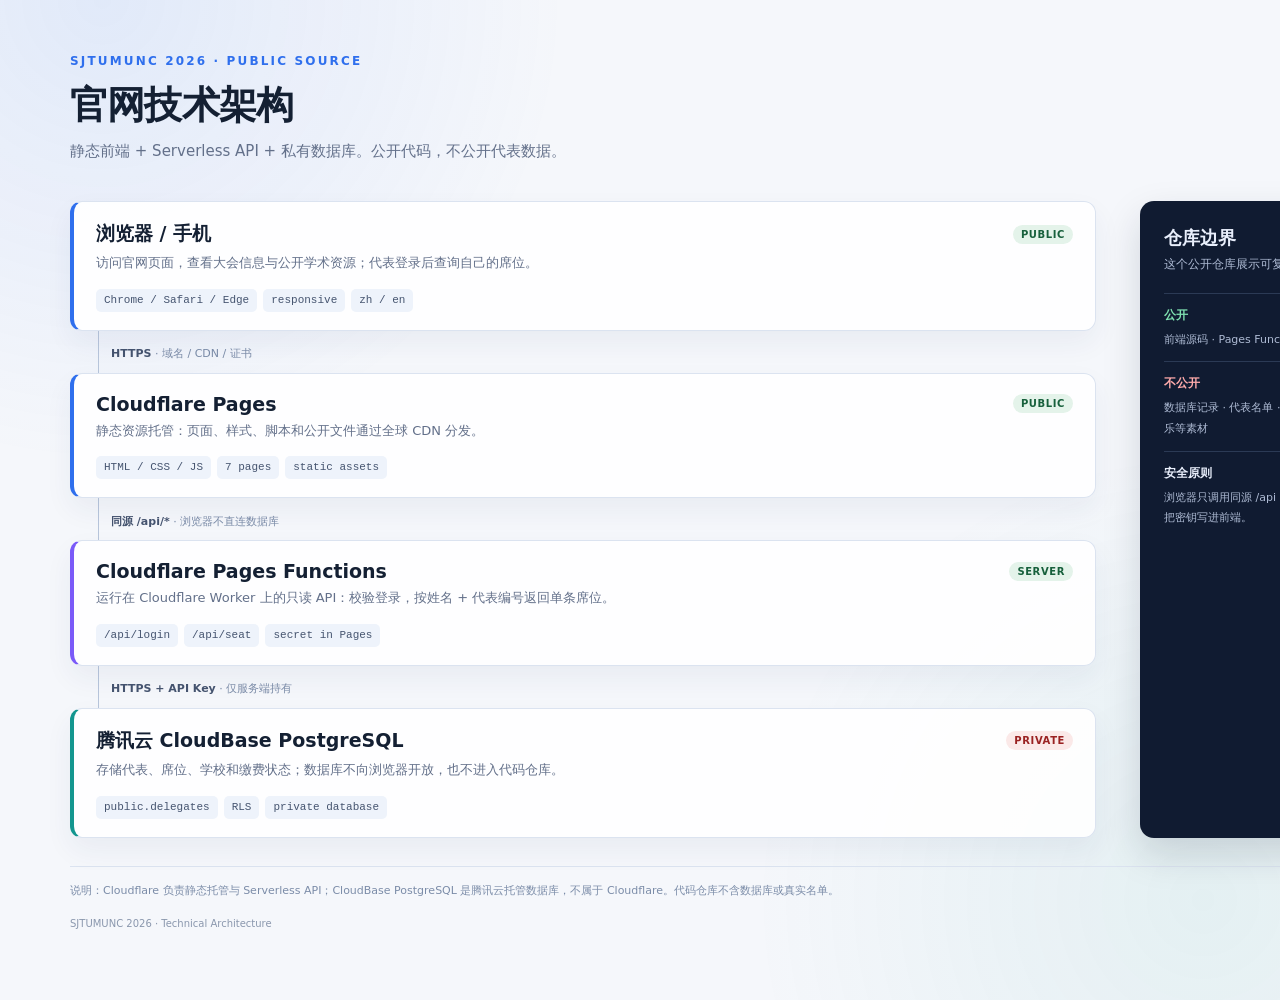
<file: docs/architecture.html>
<!doctype html>
<html lang="zh-CN">
<head>
<meta charset="utf-8">
<style>
  * { box-sizing: border-box; }
  html, body { margin: 0; padding: 0; }
  body {
    width: 1600px;
    min-height: 1000px;
    color: #142033;
    background:
      radial-gradient(circle at 8% 0%, rgba(47, 111, 237, .10), transparent 30%),
      radial-gradient(circle at 94% 90%, rgba(19, 150, 143, .08), transparent 30%),
      #f5f7fb;
    font-family: "Microsoft YaHei", "Segoe UI", system-ui, sans-serif;
  }
  .sheet { padding: 54px 70px 34px; }
  .eyebrow {
    margin: 0 0 12px;
    color: #2f6fed;
    font-size: 12px;
    font-weight: 700;
    letter-spacing: .18em;
  }
  h1 {
    margin: 0 0 8px;
    font-size: 38px;
    font-weight: 650;
    letter-spacing: -.02em;
  }
  .subtitle { margin: 0; color: #63708a; font-size: 15px; line-height: 1.6; }
  .layout {
    display: grid;
    grid-template-columns: minmax(0, 1fr) 390px;
    gap: 44px;
    margin-top: 38px;
  }
  .flow { display: flex; flex-direction: column; min-width: 0; }
  .card {
    position: relative;
    padding: 19px 22px 18px;
    border: 1px solid #dbe3f0;
    border-left: 4px solid var(--accent);
    border-radius: 12px;
    background: rgba(255,255,255,.93);
    box-shadow: 0 12px 28px rgba(35, 58, 95, .06);
  }
  .card-top { display: flex; align-items: center; justify-content: space-between; gap: 16px; }
  .card h2 { margin: 0; font-size: 19px; font-weight: 650; }
  .card p { margin: 6px 0 12px; color: #63708a; font-size: 13px; line-height: 1.6; }
  .tag {
    display: inline-block;
    margin: 3px 6px 0 0;
    padding: 4px 8px;
    border-radius: 5px;
    color: #45546f;
    background: #eef3fb;
    font-family: Consolas, "SFMono-Regular", monospace;
    font-size: 11px;
    line-height: 1.35;
  }
  .badge {
    flex: 0 0 auto;
    padding: 4px 8px;
    border-radius: 999px;
    color: #17603c;
    background: #e4f3ea;
    font-size: 10px;
    font-weight: 700;
    letter-spacing: .06em;
  }
  .badge.private { color: #9a2222; background: #fbe9e8; }
  .arrow {
    display: flex;
    align-items: center;
    gap: 12px;
    height: 42px;
    margin-left: 28px;
    color: #7b8ca8;
    font-size: 11px;
  }
  .arrow::before {
    width: 1px;
    height: 42px;
    background: #b7c5db;
    content: "";
  }
  .arrow span { margin-top: 4px; }
  .arrow b { color: #45546f; font-weight: 600; }
  .client { --accent: #2f6fed; }
  .pages { --accent: #2f6fed; }
  .functions { --accent: #7a5af8; }
  .database { --accent: #13968f; }
  .boundary {
    padding: 25px 24px;
    border-radius: 14px;
    color: #e8eefb;
    background: #101b31;
    box-shadow: 0 16px 38px rgba(16, 27, 49, .15);
  }
  .boundary h2 { margin: 0 0 5px; font-size: 18px; font-weight: 650; }
  .boundary > p { margin: 0 0 18px; color: #aebbd4; font-size: 12px; line-height: 1.65; }
  .boundary-item { padding: 13px 0; border-top: 1px solid #2b3a55; }
  .boundary-item strong { display: block; margin-bottom: 4px; font-size: 12px; }
  .boundary-item span { color: #aebbd4; font-size: 11px; line-height: 1.6; }
  .boundary-item.public strong { color: #7fe0b0; }
  .boundary-item.private strong { color: #ffabab; }
  .note {
    margin-top: 28px;
    padding-top: 15px;
    border-top: 1px solid #dbe3f0;
    color: #7b8ca8;
    font-size: 11px;
    line-height: 1.7;
  }
  .footer { display: flex; justify-content: space-between; gap: 20px; margin-top: 18px; color: #8a97ad; font-size: 10px; }
</style>
</head>
<body>
  <main class="sheet">
    <p class="eyebrow">SJTUMUNC 2026 · PUBLIC SOURCE</p>
    <h1>官网技术架构</h1>
    <p class="subtitle">静态前端 + Serverless API + 私有数据库。公开代码，不公开代表数据。</p>

    <div class="layout">
      <section class="flow">
        <article class="card client">
          <div class="card-top"><h2>浏览器 / 手机</h2><span class="badge">PUBLIC</span></div>
          <p>访问官网页面，查看大会信息与公开学术资源；代表登录后查询自己的席位。</p>
          <span class="tag">Chrome / Safari / Edge</span><span class="tag">responsive</span><span class="tag">zh / en</span>
        </article>
        <div class="arrow"><span><b>HTTPS</b> · 域名 / CDN / 证书</span></div>
        <article class="card pages">
          <div class="card-top"><h2>Cloudflare Pages</h2><span class="badge">PUBLIC</span></div>
          <p>静态资源托管：页面、样式、脚本和公开文件通过全球 CDN 分发。</p>
          <span class="tag">HTML / CSS / JS</span><span class="tag">7 pages</span><span class="tag">static assets</span>
        </article>
        <div class="arrow"><span><b>同源 /api/*</b> · 浏览器不直连数据库</span></div>
        <article class="card functions">
          <div class="card-top"><h2>Cloudflare Pages Functions</h2><span class="badge">SERVER</span></div>
          <p>运行在 Cloudflare Worker 上的只读 API：校验登录，按姓名 + 代表编号返回单条席位。</p>
          <span class="tag">/api/login</span><span class="tag">/api/seat</span><span class="tag">secret in Pages</span>
        </article>
        <div class="arrow"><span><b>HTTPS + API Key</b> · 仅服务端持有</span></div>
        <article class="card database">
          <div class="card-top"><h2>腾讯云 CloudBase PostgreSQL</h2><span class="badge private">PRIVATE</span></div>
          <p>存储代表、席位、学校和缴费状态；数据库不向浏览器开放，也不进入代码仓库。</p>
          <span class="tag">public.delegates</span><span class="tag">RLS</span><span class="tag">private database</span>
        </article>
      </section>

      <aside class="boundary">
        <h2>仓库边界</h2>
        <p>这个公开仓库展示可复用的代码与架构，不包含线上运营数据。</p>
        <div class="boundary-item public"><strong>公开</strong><span>前端源码 · Pages Function 源码 · schema · README · 示例配置</span></div>
        <div class="boundary-item private"><strong>不公开</strong><span>数据库记录 · 代表名单 · 缴费信息 · PDF/视频/二维码 · 校徽/地图/音乐等素材</span></div>
        <div class="boundary-item"><strong>安全原则</strong><span>浏览器只调用同源 /api；数据库密钥只存在 Cloudflare Secret；不把密钥写进前端。</span></div>
      </aside>
    </div>

    <p class="note">说明：Cloudflare 负责静态托管与 Serverless API；CloudBase PostgreSQL 是腾讯云托管数据库，不属于 Cloudflare。代码仓库不含数据库或真实名单。</p>
    <div class="footer"><span>SJTUMUNC 2026 · Technical Architecture</span><span>github.com/natricknye/sjtumuna-website</span></div>
  </main>
</body>
</html>
</file>
